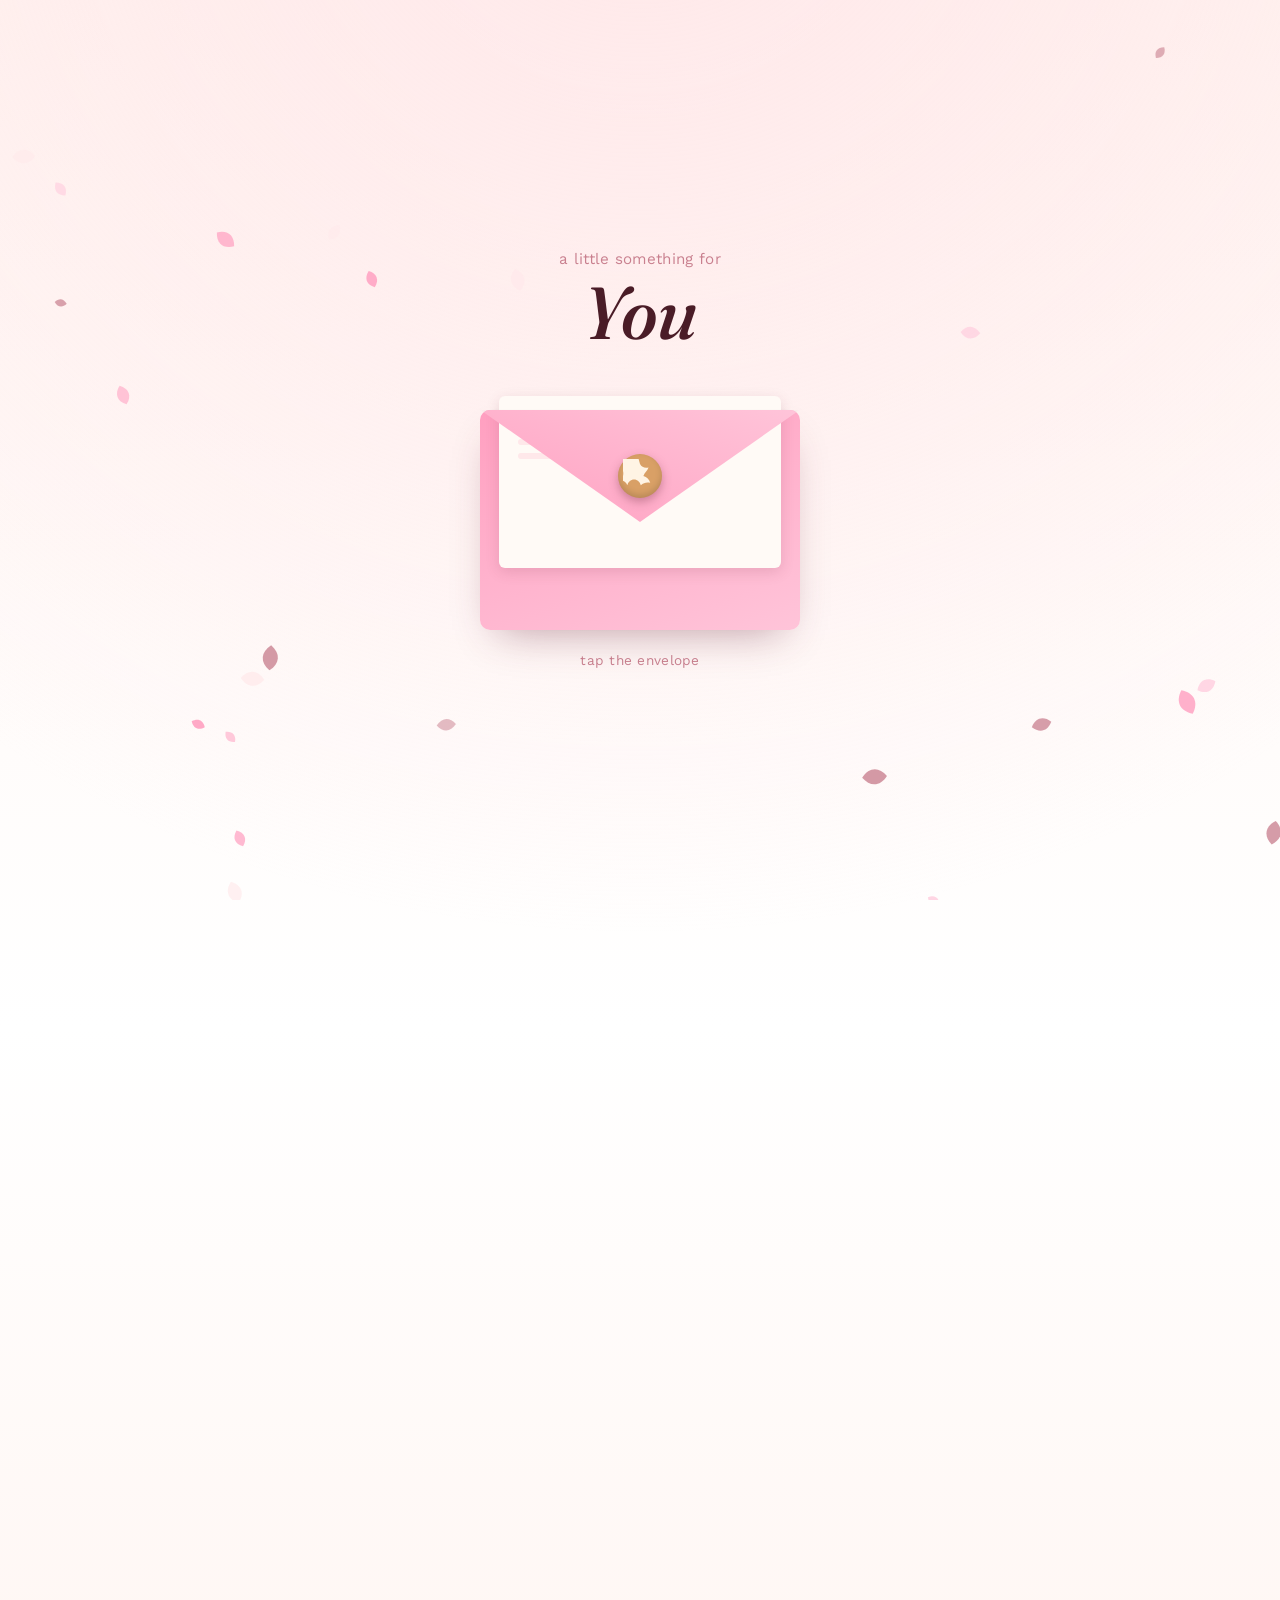
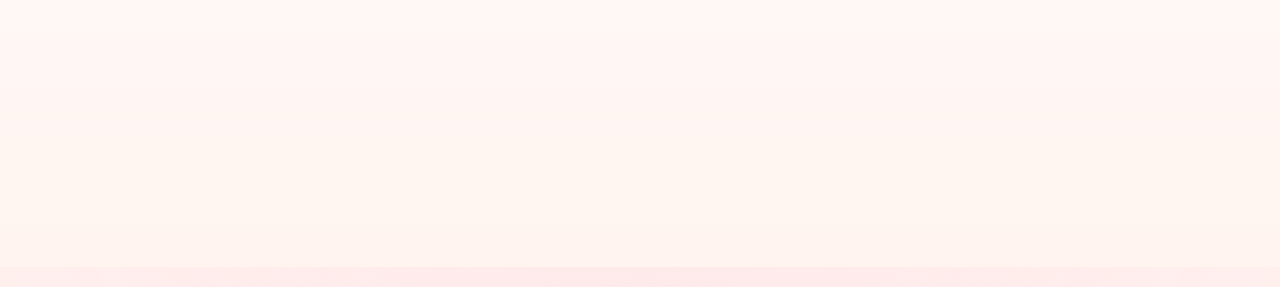
<file: index.html>
<!DOCTYPE html>
<html lang="en">
<head>
<meta charset="UTF-8">
<meta name="viewport" content="width=device-width, initial-scale=1.0">
<title>For You — Good Luck</title>
<link rel="preconnect" href="https://fonts.googleapis.com">
<link rel="preconnect" href="https://fonts.gstatic.com" crossorigin>
<link href="https://fonts.googleapis.com/css2?family=Fraunces:ital,opsz,wght@0,9..144,300;0,9..144,500;0,9..144,600;1,9..144,500;1,9..144,600&family=Work+Sans:wght@300;400;500;600&display=swap" rel="stylesheet">
<link rel="stylesheet" href="style.css">
</head>
<body>

<canvas id="petals"></canvas>

<main>

  <!-- Hero / Envelope -->
  <section class="hero" id="hero">
    <p class="hero-eyebrow">a little something for</p>
    <h1 class="hero-name" id="partnerName" contenteditable="true" spellcheck="false">You</h1>

    <div class="envelope-wrap">
      <div class="envelope" id="envelope">
        <div class="envelope-back"></div>
        <div class="letter" id="letterPeek">
          <div class="letter-lines">
            <span></span><span></span><span></span>
          </div>
        </div>
        <div class="envelope-flap"></div>
        <div class="seal" id="seal">
          <svg viewBox="0 0 40 40" width="34" height="34" aria-hidden="true">
            <path d="M20 6c2 4 6 5 10 4-1 4-5 6-6 10 4 1 7 4 8 8-4-1-8 0-11 3-1-4-4-7-8-7-4 0-7 3-8 7-1-4-5-6-8-6 3-3 4-7 3-11-4 1-8 0-11-3 4-1 7-3 8-7-4 0-8-2-11-5 4-2 8-1 11 2 0-4 2-8 6-9 1 4 3 7 7 8 1-4 3-7 7-8 0 1 0 2 0 3z" fill="currentColor"/>
          </svg>
        </div>
      </div>
      <p class="tap-hint" id="tapHint">tap the envelope</p>
    </div>
  </section>

  <!-- Letter Reveal -->
  <section class="letter-reveal" id="letterReveal" aria-hidden="true">
    <div class="ribbon-divider" aria-hidden="true">
      <svg viewBox="0 0 200 20" preserveAspectRatio="none"><path d="M0 10 Q50 0 100 10 T200 10" /></svg>
    </div>

    <article class="letter-card">
      <p class="letter-kicker">before your big moment</p>
      <p class="letter-body" id="letterBody">
     in these days that you're losing confidence in yourself, remember that i am most proud of you and your efforts will never fail you. Trust yourself and trust all the hard work you have put in this. Te'amo, my love
      </p>
      <p class="letter-sign">with all my love, Jae <span contenteditable="true" spellcheck="false" id="signerName"></span></p>
    </article>

    <div class="affirmations">
      <div class="affirmation">
        <span class="affirmation-mark" aria-hidden="true">✦</span>
        <p>You've prepared for this. Trust what you already know.</p>
      </div>
      <div class="affirmation">
        <span class="affirmation-mark" aria-hidden="true">✦</span>
        <p>I'll do anything you want as your reward after this my baby.</p>
      </div>
      <div class="affirmation">
        <span class="affirmation-mark" aria-hidden="true">✦</span>
        <p>Whatever happens, I'm proud of you for trying.</p>
      </div>
    </div>

    <div class="wish-block">
      <button id="wishButton" class="wish-button" type="button">
        <span>make a wish for luck</span>
      </button>
      <p class="wish-output" id="wishOutput" aria-live="polite"></p>
    </div>

    <footer class="site-footer">
      <p>go get it. i'll be right here. 🩷</p>
    </footer>
  </section>

</main>

<script src="script.js"></script>
</body>
</html>
</file>
<file: style.css>
/* ---------------------------------------------
   Tokens
--------------------------------------------- */
:root {
  --carnation: #ff9fc0;
  --carnation-soft: #ffc4d9;
  --rosewood: #6b2a3b;
  --rosewood-deep: #4a1c27;
  --blush: #fff4f0;
  --blush-deep: #ffe8ea;
  --mauve: #c9808f;
  --gold: #d9a066;
  --ink: #3b2229;

  --display: "Fraunces", "Georgia", serif;
  --body: "Work Sans", -apple-system, "Segoe UI", sans-serif;

  --ease: cubic-bezier(0.22, 1, 0.36, 1);
}

* { box-sizing: border-box; }

@media (prefers-reduced-motion: reduce) {
  *, *::before, *::after {
    animation-duration: 0.001ms !important;
    animation-iteration-count: 1 !important;
    transition-duration: 0.001ms !important;
    scroll-behavior: auto !important;
  }
}

html { scroll-behavior: smooth; }

body {
  margin: 0;
  min-height: 100vh;
  background:
    radial-gradient(ellipse 90% 60% at 50% -10%, var(--blush-deep), transparent),
    linear-gradient(180deg, var(--blush) 0%, #fff 55%, var(--blush) 100%);
  color: var(--ink);
  font-family: var(--body);
  overflow-x: hidden;
  -webkit-font-smoothing: antialiased;
}

#petals {
  position: fixed;
  inset: 0;
  width: 100%;
  height: 100%;
  z-index: 1;
  pointer-events: none;
}

main {
  position: relative;
  z-index: 2;
}

::selection { background: var(--carnation-soft); color: var(--rosewood-deep); }

:focus-visible {
  outline: 2px solid var(--rosewood);
  outline-offset: 3px;
  border-radius: 4px;
}

/* ---------------------------------------------
   Hero
--------------------------------------------- */
.hero {
  min-height: 100vh;
  display: flex;
  flex-direction: column;
  align-items: center;
  justify-content: center;
  text-align: center;
  padding: 8vh 1.5rem 6vh;
  transition: opacity 0.9s var(--ease), transform 0.9s var(--ease);
}

.hero.is-opened {
  opacity: 0;
  transform: translateY(-24px) scale(0.98);
  pointer-events: none;
  min-height: auto;
  height: 0;
  overflow: hidden;
  padding: 0;
}

.hero-eyebrow {
  font-size: 0.95rem;
  letter-spacing: 0.02em;
  color: var(--mauve);
  margin: 0 0 0.4rem;
}

.hero-name {
  font-family: var(--display);
  font-style: italic;
  font-weight: 500;
  font-size: clamp(2.6rem, 9vw, 4.6rem);
  color: var(--rosewood-deep);
  margin: 0 0 3.5rem;
  line-height: 1.05;
  outline: none;
  cursor: text;
  border-bottom: 2px dotted transparent;
  transition: border-color 0.3s;
}

.hero-name:hover,
.hero-name:focus {
  border-bottom-color: var(--carnation-soft);
}

.envelope-wrap {
  display: flex;
  flex-direction: column;
  align-items: center;
  gap: 1.4rem;
}

/* Envelope, built from CSS shapes */
.envelope {
  position: relative;
  width: min(78vw, 320px);
  height: min(56vw, 220px);
  cursor: pointer;
  perspective: 1000px;
}

.envelope-back {
  position: absolute;
  inset: 0;
  background: linear-gradient(160deg, var(--carnation), var(--carnation-soft));
  border-radius: 10px;
  box-shadow: 0 18px 40px -18px rgba(107, 42, 59, 0.45);
}

.letter {
  position: absolute;
  left: 6%;
  right: 6%;
  top: -6%;
  height: 78%;
  background: #fffaf6;
  border-radius: 6px;
  box-shadow: 0 4px 14px rgba(107, 42, 59, 0.15);
  transition: transform 1.1s var(--ease);
  z-index: 1;
  padding: 1.4rem 1.2rem;
  display: flex;
  align-items: flex-start;
}

.letter-lines {
  width: 100%;
  display: flex;
  flex-direction: column;
  gap: 0.5rem;
  margin-top: 0.4rem;
}

.letter-lines span {
  display: block;
  height: 6px;
  border-radius: 3px;
  background: var(--blush-deep);
}
.letter-lines span:nth-child(1) { width: 90%; }
.letter-lines span:nth-child(2) { width: 75%; }
.letter-lines span:nth-child(3) { width: 82%; }

.envelope-flap {
  position: absolute;
  top: 0;
  left: 0;
  width: 100%;
  height: 58%;
  background: linear-gradient(200deg, var(--carnation-soft), var(--carnation));
  clip-path: polygon(0 0, 100% 0, 50% 88%);
  transform-origin: top center;
  border-radius: 10px 10px 0 0;
  transition: transform 0.9s var(--ease), filter 0.9s var(--ease);
  z-index: 2;
  box-shadow: 0 2px 8px rgba(107, 42, 59, 0.12);
}

.seal {
  position: absolute;
  left: 50%;
  top: 30%;
  width: 44px;
  height: 44px;
  transform: translate(-50%, -50%);
  background: var(--gold);
  border-radius: 50%;
  display: flex;
  align-items: center;
  justify-content: center;
  color: #fff4e4;
  z-index: 3;
  box-shadow: 0 4px 10px rgba(107, 42, 59, 0.35), inset 0 -3px 6px rgba(0,0,0,0.15);
  transition: transform 0.6s var(--ease), opacity 0.6s var(--ease);
}

.envelope:hover .seal { transform: translate(-50%, -50%) scale(1.06); }

.envelope.is-open .envelope-flap {
  transform: rotateX(180deg);
  filter: brightness(0.94);
}

.envelope.is-open .seal {
  opacity: 0;
  transform: translate(-50%, -140%) scale(0.5) rotate(25deg);
}

.envelope.is-open .letter {
  transform: translateY(-64%) scale(1.04);
}

.tap-hint {
  font-size: 0.85rem;
  color: var(--mauve);
  letter-spacing: 0.02em;
  margin: 0;
  animation: pulse 2.6s ease-in-out infinite;
}

.envelope.is-open ~ .tap-hint,
.is-open + .tap-hint {
  opacity: 0;
}

@keyframes pulse {
  0%, 100% { opacity: 0.55; }
  50% { opacity: 1; }
}

/* ---------------------------------------------
   Letter reveal section
--------------------------------------------- */
.letter-reveal {
  max-width: 640px;
  margin: 0 auto;
  padding: 4vh 1.5rem 10vh;
  opacity: 0;
  transform: translateY(20px);
  transition: opacity 1s var(--ease) 0.2s, transform 1s var(--ease) 0.2s;
}

.letter-reveal.is-visible {
  opacity: 1;
  transform: translateY(0);
}

.ribbon-divider {
  width: 120px;
  margin: 0 auto 2.5rem;
  color: var(--carnation);
}
.ribbon-divider svg {
  width: 100%;
  height: 14px;
  fill: none;
  stroke: currentColor;
  stroke-width: 2.5;
  stroke-linecap: round;
}

.letter-card {
  background: #fffaf7;
  border: 1px solid var(--blush-deep);
  border-radius: 18px;
  padding: clamp(1.8rem, 5vw, 3rem);
  box-shadow: 0 30px 60px -35px rgba(107, 42, 59, 0.35);
  text-align: center;
}

.letter-kicker {
  font-size: 0.85rem;
  color: var(--mauve);
  margin: 0 0 1.1rem;
}

.letter-body {
  font-family: var(--display);
  font-style: italic;
  font-weight: 500;
  font-size: clamp(1.2rem, 3.4vw, 1.55rem);
  line-height: 1.55;
  color: var(--rosewood-deep);
  max-width: 46ch;
  margin: 0 auto 1.6rem;
}

.letter-sign {
  font-family: var(--body);
  font-size: 0.95rem;
  color: var(--mauve);
  margin: 0;
}

.letter-sign span {
  color: var(--rosewood);
  font-weight: 500;
  border-bottom: 1px dotted var(--carnation-soft);
  cursor: text;
}

/* Affirmations */
.affirmations {
  margin: 3rem 0;
  display: flex;
  flex-direction: column;
  gap: 1.4rem;
}

.affirmation {
  display: flex;
  align-items: flex-start;
  gap: 0.9rem;
  text-align: left;
}

.affirmation-mark {
  color: var(--carnation);
  font-size: 1.1rem;
  line-height: 1.6;
  flex-shrink: 0;
}

.affirmation p {
  margin: 0;
  font-size: 1.02rem;
  line-height: 1.6;
  color: var(--ink);
}

/* Wish button */
.wish-block {
  text-align: center;
  margin: 3.5rem 0 3rem;
}

.wish-button {
  position: relative;
  font-family: var(--body);
  font-size: 1rem;
  font-weight: 500;
  color: #fff8f4;
  background: linear-gradient(135deg, var(--carnation), var(--mauve));
  border: none;
  padding: 0.95rem 2.1rem;
  border-radius: 999px;
  cursor: pointer;
  box-shadow: 0 14px 30px -14px rgba(107, 42, 59, 0.5);
  transition: transform 0.35s var(--ease), box-shadow 0.35s var(--ease);
  overflow: visible;
}

.wish-button:hover {
  transform: translateY(-2px);
  box-shadow: 0 18px 34px -14px rgba(107, 42, 59, 0.6);
}

.wish-button:active {
  transform: translateY(0px) scale(0.97);
}

.wish-output {
  margin: 1.4rem 0 0;
  min-height: 1.6em;
  font-family: var(--display);
  font-style: italic;
  color: var(--rosewood);
  font-size: 1.1rem;
  opacity: 0;
  transform: translateY(6px);
  transition: opacity 0.5s var(--ease), transform 0.5s var(--ease);
}

.wish-output.is-shown {
  opacity: 1;
  transform: translateY(0);
}

.site-footer {
  text-align: center;
  color: var(--mauve);
  font-size: 0.95rem;
  margin-top: 2rem;
}

/* ---------------------------------------------
   Responsive
--------------------------------------------- */
@media (max-width: 420px) {
  .hero-name { margin-bottom: 2.6rem; }
  .letter-card { border-radius: 14px; }
}
</file>
